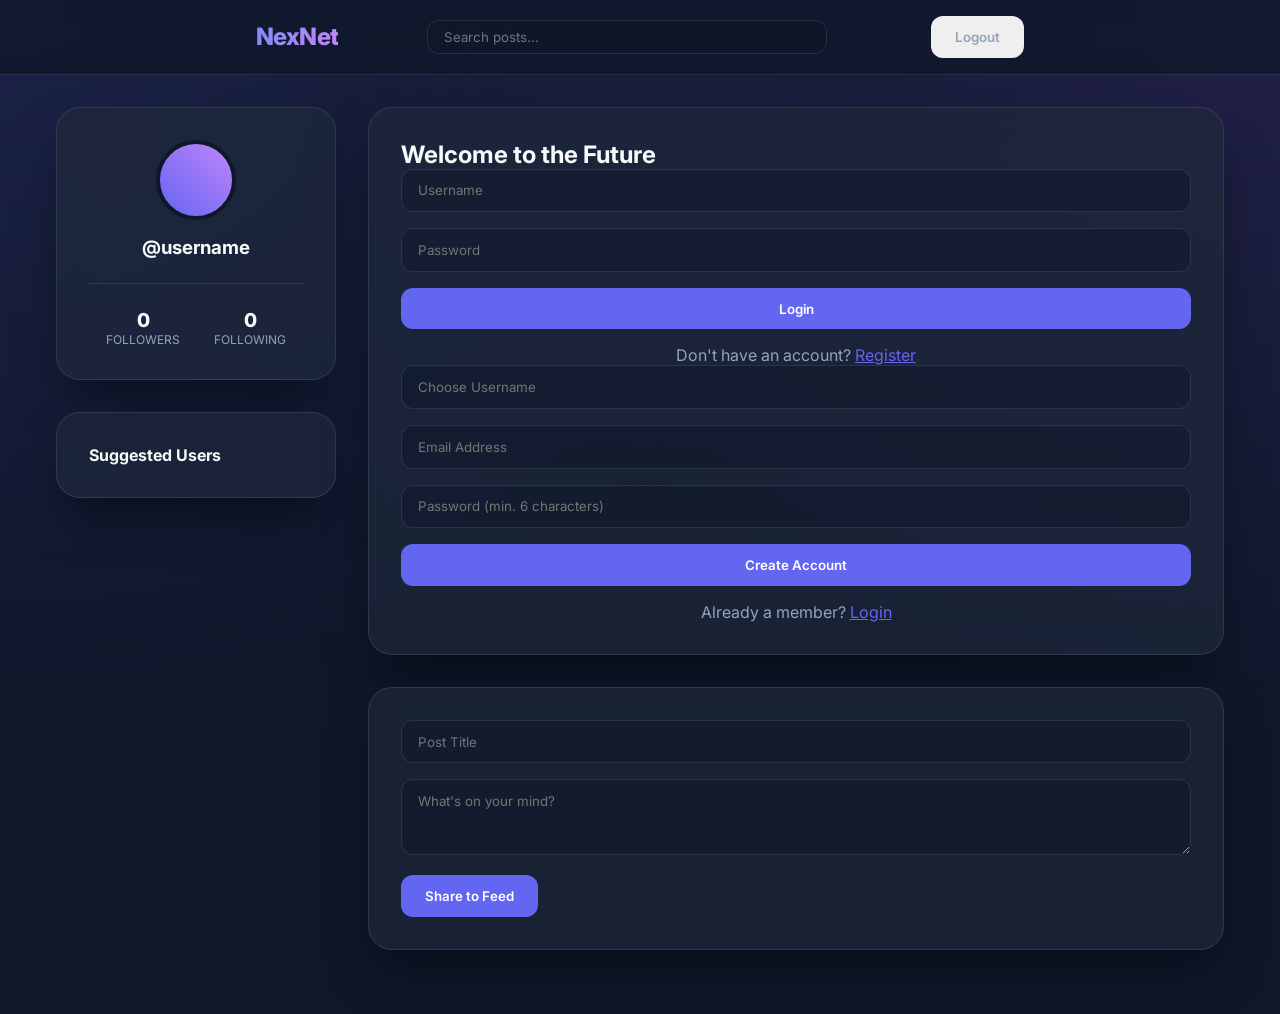
<file: frontend/index.html>
<!DOCTYPE html>
<html lang="en">
<head>
    <meta charset="UTF-8">
    <meta name="viewport" content="width=device-width, initial-scale=1.0">
    <title>NexNet | Modern Social Hub</title>
    <link rel="stylesheet" href="style.css">
    <link rel="preconnect" href="https://fonts.googleapis.com">
    <link rel="preconnect" href="https://fonts.gstatic.com" crossorigin>
    <link href="https://fonts.googleapis.com/css2?family=Inter:wght@400;600;700;800&display=swap" rel="stylesheet">
</head>
<body>
    <nav>
        <div class="nav-content">
            <div class="logo">NexNet</div>
            <div class="search-bar">
                <input type="text" id="search-input" placeholder="Search posts..." onkeyup="searchPosts(event)">
            </div>
            <div id="nav-user" class="hidden">
                <span id="welcome-msg" style="margin-right: 1rem; color: var(--text-dim)"></span>
                <button class="btn" style="color: var(--text-dim)" onclick="logout()">Logout</button>
            </div>
        </div>
    </nav>

    <div class="container main-layout">
        <!-- Sidebar -->
        <aside id="sidebar" class="hidden">
            <div class="card profile-card">
                <div class="avatar-large"></div>
                <h3 id="profile-name">@username</h3>
                <div class="stats">
                    <div class="stat-item">
                        <span id="follower-count">0</span>
                        <label>Followers</label>
                    </div>
                    <div class="stat-item">
                        <span id="following-count">0</span>
                        <label>Following</label>
                    </div>
                </div>
            </div>
            <div class="card suggest-card">
                <h4>Suggested Users</h4>
                <div id="user-suggestions">
                    <!-- Suggested users will be listed here -->
                </div>
            </div>
        </aside>

        <!-- Main Content -->
        <main>
            <!-- Auth Section -->
            <div id="auth-section" class="card">
                <h2 id="auth-title">Welcome to the Future</h2>
                <!-- ... forms remain same ... -->
            <div id="login-form">
                <input type="text" id="login-username" placeholder="Username">
                <input type="password" id="login-password" placeholder="Password">
                <button class="btn btn-primary" style="width: 100%" onclick="login()">Login</button>
                <p style="margin-top: 1rem; text-align: center; color: var(--text-dim);">
                    Don't have an account? <a href="#" onclick="toggleAuth(false)" style="color: var(--primary)">Register</a>
                </p>
            </div>
            <div id="register-form" class="hidden">
                <input type="text" id="reg-username" placeholder="Choose Username">
                <input type="email" id="reg-email" placeholder="Email Address">
                <input type="password" id="reg-password" placeholder="Password (min. 6 characters)">
                <button class="btn btn-primary" style="width: 100%" onclick="register()">Create Account</button>
                <p style="margin-top: 1rem; text-align: center; color: var(--text-dim);">
                    Already a member? <a href="#" onclick="toggleAuth(true)" style="color: var(--primary)">Login</a>
                </p>
            </div>
        </div>

        <!-- Feed Section -->
        <div id="feed-section" class="hidden">
            <div class="card" id="create-post-card">
                <input type="text" id="post-title" placeholder="Post Title">
                <textarea id="post-content" placeholder="What's on your mind?" rows="3"></textarea>
                <button class="btn btn-primary" onclick="createPost()">Share to Feed</button>
            </div>

            <div id="posts-container">
                <!-- Posts will be injected here -->
            </div>
        </div>
    </div>

    <script src="app.js"></script>
</body>
</html>
</file>
<file: frontend/style.css>
:root {
    --primary: #6366f1;
    --primary-hover: #4f46e5;
    --bg-dark: #0f172a;
    --card-bg: rgba(30, 41, 59, 0.7);
    --text-main: #f8fafc;
    --text-dim: #94a3b8;
    --glass-border: rgba(255, 255, 255, 0.1);
    --danger: #ef4444;
    --success: #10b981;
}

* {
    margin: 0;
    padding: 0;
    box-sizing: border-box;
    font-family: 'Inter', -apple-system, sans-serif;
}

body {
    background-color: var(--bg-dark);
    background-image: 
        radial-gradient(at 0% 0%, rgba(99, 102, 241, 0.15) 0px, transparent 50%),
        radial-gradient(at 100% 0%, rgba(139, 92, 246, 0.15) 0px, transparent 50%);
    color: var(--text-main);
    min-height: 100vh;
    overflow-x: hidden;
}

.container {
    max-width: 1200px;
    margin: 0 auto;
    padding: 2rem 1rem;
}

.main-layout {
    display: grid;
    grid-template-columns: 280px 1fr;
    gap: 2rem;
    align-items: start;
}

@media (max-width: 768px) {
    .main-layout { grid-template-columns: 1fr; }
    #sidebar { display: none; }
}

/* Navbar Search */
.search-bar {
    flex: 0 1 400px;
    margin: 0 1rem;
}
.search-bar input { margin-bottom: 0; padding: 0.5rem 1rem; }

/* Glassmorphism Navbar */
nav {
    position: sticky;
    top: 0;
    z-index: 100;
    background: rgba(15, 23, 42, 0.8);
    backdrop-filter: blur(12px);
    border-bottom: 1px solid var(--glass-border);
    padding: 1rem 0;
}

.nav-content {
    max-width: 800px;
    margin: 0 auto;
    display: flex;
    justify-content: space-between;
    align-items: center;
    padding: 0 1rem;
}

.logo {
    font-size: 1.5rem;
    font-weight: 800;
    background: linear-gradient(to right, #818cf8, #c084fc);
    -webkit-background-clip: text;
    -webkit-text-fill-color: transparent;
    letter-spacing: -0.025em;
}

/* Auth Cards */
.card {
    background: var(--card-bg);
    backdrop-filter: blur(16px);
    border: 1px solid var(--glass-border);
    border-radius: 24px;
    padding: 2rem;
    box-shadow: 0 25px 50px -12px rgba(0, 0, 0, 0.5);
    margin-bottom: 2rem;
    animation: slideUp 0.5s ease-out;
}

@keyframes slideUp {
    from { opacity: 0; transform: translateY(20px); }
    to { opacity: 1; transform: translateY(0); }
}

/* Inputs */
input, textarea {
    width: 100%;
    background: rgba(15, 23, 42, 0.5);
    border: 1px solid var(--glass-border);
    border-radius: 12px;
    padding: 0.8rem 1rem;
    color: white;
    margin-bottom: 1rem;
    transition: all 0.3s;
}

input:focus, textarea:focus {
    outline: none;
    border-color: var(--primary);
    box-shadow: 0 0 0 4px rgba(99, 102, 241, 0.2);
}

/* Buttons */
.btn {
    display: inline-block;
    padding: 0.8rem 1.5rem;
    border-radius: 12px;
    font-weight: 600;
    cursor: pointer;
    transition: all 0.3s;
    border: none;
    text-align: center;
}

.btn-primary {
    background: var(--primary);
    color: white;
}

.btn-primary:hover {
    background: var(--primary-hover);
    transform: translateY(-2px);
    box-shadow: 0 10px 15px -3px rgba(99, 102, 241, 0.4);
}

/* Post Styling */
.post {
    border-bottom: 1px solid var(--glass-border);
    padding: 1.5rem 0;
}

.post:last-child { border-bottom: none; }

.post-header {
    display: flex;
    align-items: center;
    gap: 1rem;
    margin-bottom: 0.5rem;
}

.avatar {
    width: 40px;
    height: 40px;
    border-radius: 50%;
    background: linear-gradient(45deg, var(--primary), #c084fc);
}

.username {
    font-weight: 700;
    color: var(--text-main);
}

.post-time {
    font-size: 0.8rem;
    color: var(--text-dim);
}

.post-content {
    font-size: 1.1rem;
    line-height: 1.6;
    margin-bottom: 1rem;
}

.post-actions {
    display: flex;
    gap: 1.5rem;
    color: var(--text-dim);
}

.action-btn {
    display: flex;
    align-items: center;
    gap: 0.5rem;
    cursor: pointer;
    transition: color 0.2s;
}

.action-btn:hover { color: var(--primary); }

/* Profile Card */
.profile-card {
    text-align: center;
    position: sticky;
    top: 100px;
}

.avatar-large {
    width: 80px;
    height: 80px;
    border-radius: 50%;
    background: linear-gradient(45deg, var(--primary), #c084fc);
    margin: 0 auto 1rem;
    border: 4px solid var(--bg-dark);
}

.stats {
    display: flex;
    justify-content: space-around;
    margin-top: 1.5rem;
    padding-top: 1.5rem;
    border-top: 1px solid var(--glass-border);
}

.stat-item {
    display: flex;
    flex-direction: column;
}

.stat-item span {
    font-size: 1.2rem;
    font-weight: 800;
}

.stat-item label {
    font-size: 0.75rem;
    color: var(--text-dim);
    text-transform: uppercase;
}

/* Comment Section */
.comment-section {
    margin-top: 1rem;
    padding-top: 1rem;
    border-top: 1px solid var(--glass-border);
    background: rgba(15, 23, 42, 0.2);
    border-radius: 12px;
    padding: 1rem;
}

.comment {
    font-size: 0.9rem;
    margin-bottom: 0.5rem;
    padding-bottom: 0.5rem;
    border-bottom: 1px solid rgba(255, 255, 255, 0.05);
}

.comment-input-group {
    display: flex;
    gap: 0.5rem;
    margin-top: 1rem;
}

.comment-input-group input {
    margin-bottom: 0;
    font-size: 0.9rem;
}
</file>
